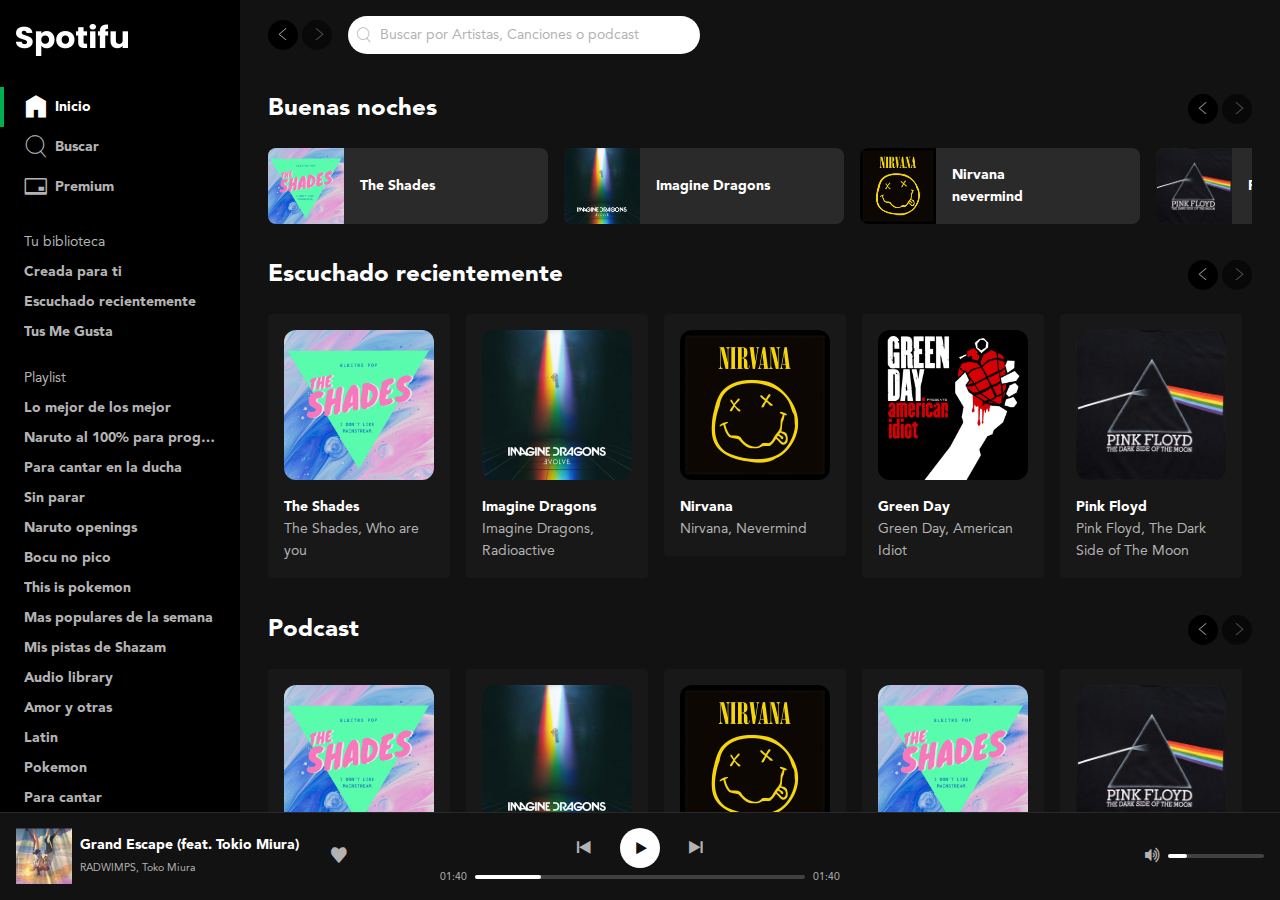
<file: index.html>
<!DOCTYPE html>
<html lang="es">
<head>
    <meta charset="UTF-8">
    <meta http-equiv="X-UA-Compatible" content="IE=edge">
    <meta name="viewport" content="width=device-width, initial-scale=1.0">
    <link rel="stylesheet" href="./css/index.css">
    <meta property="og:title" content="Mi proyecto del curso Flexbox Layout y Componentes" />
    <meta property="og:type" content="website" />
    <meta property="og:url" content="https://fernandosan97.github.io/spotifu/" />
    <meta property="og:image" content="./images/grand-scape.png`" />
    <meta property="og:description" content="Todo lo que  necesitas saber sobre Flex y lo necesario de Accesibilidad" />
    <link rel="icon" href="./images/ico.png" sizes="32x32" type="image/png">
    <title>Spotifu</title>
</head>
<body class="body">
    <div class="layout">
        <div class="layout-block">
            <div class="layout-sidebar">
                <div class="sidebar">
                    <header class="logo" role="banner">
                        <a href="/" aria-current="page">
                            <img src="./images/spotifu-logo.png" class="logo-image" width="112" height="32" alt="Logo de Spotifu">
                        </a>
                    </header>
                    <nav class="menu" aria-label="Principal">
                        <ul class="menu-list">
                            <li class="menuItem is-active">
                                <a href="/" class="link" aria-current="page">
                                    <i class="icon-home" aria-hidden="true"></i>
                                    <span>Inicio</span>
                                </a>
                            </li>
                            <li class="menuItem">
                                <a href="/" class="link">
                                    <i class="icon-search" aria-hidden="true"></i>
                                    <span>Buscar</span>
                                </a>
                            </li>
                            <li class="menuItem">
                                <a href="/" class="link">
                                    <i class="icon-creditCard" aria-hidden="true"></i>
                                    <span>Premium</span>
                                </a>
                            </li>
                        </ul>
                    </nav>
                    <nav class="list" aria-labelledby="library-navigation">
                        <h2 class="list-title" id="library-navigation">Tu biblioteca</h2>
                        <ul class="list-content">
                            <li class="list-item">
                                <span class="ellipsis">
                                    <a href="#" class="link">Creada para ti</a>
                                </span>
                            </li>
                            <li class="list-item">
                                <span class="ellipsis">
                                    <a href="#" class="link">Escuchado recientemente</a>
                                </span>
                            </li>
                            <li class="list-item">
                                <span class="ellipsis">
                                    <a href="#" class="link">Tus Me Gusta</a>
                                </span>
                            </li>
                        </ul>
                    </nav>
                    <nav class="list" aria-labelledby="playlist-navigation">
                        <h2 class="list-title" id="playlist-navigation">Playlist</h2>
                        <ul class="list-content">
                            <li class="list-item">
                                <span class="ellipsis">
                                    <a href="#" class="link">Lo mejor de los mejor</a>
                                </span>
                            </li>
                            <li class="list-item">
                                <span class="ellipsis">
                                    <a href="#" class="link">Naruto al 100% para programar</a>
                                </span>
                            </li>
                            <li class="list-item">
                                <span class="ellipsis">
                                    <a href="#" class="link">Para cantar en la ducha</a>
                                </span>
                            </li>
                            <li class="list-item">
                                <span class="ellipsis">
                                    <a href="#" class="link">Sin parar</a>
                                </span>
                            </li>
                            <li class="list-item">
                                <span class="ellipsis">
                                    <a href="#" class="link">Naruto openings</a>
                                </span>
                            </li>
                            <li class="list-item">
                                <span class="ellipsis">
                                    <a href="#" class="link">Bocu no pico</a>
                                </span>
                            </li>
                            <li class="list-item">
                                <span class="ellipsis">
                                    <a href="#" class="link">This is pokemon</a>
                                </span>
                            </li>
                            <li class="list-item">
                                <span class="ellipsis">
                                    <a href="#" class="link">Mas populares de la semana</a>
                                </span>
                            </li>
                            <li class="list-item">
                                <span class="ellipsis">
                                    <a href="#" class="link">Mis pistas de Shazam</a>
                                </span>
                            </li>
                            <li class="list-item">
                                <span class="ellipsis">
                                    <a href="#" class="link">Audio library</a>
                                </span>
                            </li>
                            <li class="list-item">
                                <span class="ellipsis">
                                    <a href="#" class="link">Amor y otras</a>
                                </span>
                            </li>
                            <li class="list-item">
                                <span class="ellipsis">
                                    <a href="#" class="link">Latin</a>
                                </span>
                            </li>
                            <li class="list-item">
                                <span class="ellipsis">
                                    <a href="#" class="link">Pokemon</a>
                                </span>
                            </li>
                            <li class="list-item">
                                <a href="#" class="link">Para cantar</a>
                            </li>
                            <li class="list-item">
                                <span class="ellipsis">
                                    <a href="#" class="link">Yui</a>
                                </span>
                            </li>
                        </ul>
                    </nav>
                </div>
            </div>
            <div class="layout-main">
                <div class="page">
                    <div class="sticky">
                        <div class="page-block">
                            <header class="header" aria-label="Barra superior y menu del ususario">
                                <div class="navigation">
                                    <button class="navigation-prev" aria-label="Volver" title="Volver">
                                        <i class="icon-arrowLeft" aria-hidden="true"></i>
                                    </button>
                                    <button class="navigation-next" disabled aria-label="Avanzar" title="avanzar">
                                        <i class="icon-arrowRight" aria-hidden="true"></i>
                                    </button>
                                </div>
                                <form class="search" role="search" aria-label="Buscar por Artistas, Canciones o podcast">
                                    <i class="icon-search" aria-hidden="true"></i>
                                    <input type="search" placeholder="Buscar por Artistas, Canciones o podcast">
                                </form>
                            </header>
                        </div>
                    </div>
                    <main class="page-block">
                        <section class="playlistList" aria-labelledby="region1">
                            <div class="playlistList-top">
                                <h2 class="playlistList-title" id="region1">
                                    Buenas noches
                                </h2>
                                <div class="navigation">
                                    <button class="navigation-prev" aria-label="Volver" title="Volver">
                                        <i class="icon-arrowLeft" aria-hidden="true"></i>
                                    </button>
                                    <button class="navigation-next" disabled aria-label="Avanzar" title="avanzar">
                                        <i class="icon-arrowRight" aria-hidden="true"></i>
                                    </button>
                                </div>
                            </div>
                            <div class="playlistList-container">
                                <a href="./album.html">
                                    <div class="playlistB">
                                        <div class="playlistB-cover">
                                            <img src="./images/the-shades.jpg" width="76" height="76" alt="Cover de la playlist The Shades">
                                        </div>
                                        <div class="playlistB-details">
                                            <h3 class="playlistB-title">The Shades</h3>
                                            <div class="playlistB-control">
                                                <button class="buttonIcon is-primary" title="Reproducir la lista de reproduccion The Shades" aria-label="Reproducir la lista de reproduccion The Shades">
                                                    <i class="icon-play" aria-hidden="true"></i>
                                                </button>
                                            </div>
                                        </div>
                                    </div>
                                </a>
                                <a href="./album.html">
                                    <div class="playlistB">
                                        <div class="playlistB-cover">
                                            <img src="./images/imagine-dragons.jpg" width="76" height="76" alt="Cover de la playlist Imagine Dragons">
                                        </div>
                                        <div class="playlistB-details">
                                            <h3 class="playlistB-title">Imagine Dragons</h3>
                                            <div class="playlistB-control">
                                                <button class="buttonIcon is-primary" title="Reproducir la lista de reproduccion Imagine Dragons" aria-label="Reproducir la lista de reproduccion Imagine Dragons">
                                                    <i class="icon-play" aria-hidden="true"></i>
                                                </button>
                                            </div>
                                        </div>
                                    </div>
                                </a>
                                <a href="./album.html">
                                    <div class="playlistB">
                                        <div class="playlistB-cover">
                                            <img src="./images/nirvana.jpg" width="76" height="76" alt="Cover de la playlist Nirvana Nevermind">
                                        </div>
                                        <div class="playlistB-details">
                                            <h3 class="playlistB-title">Nirvana nevermind</h3>
                                            <div class="playlistB-control">
                                                <button class="buttonIcon is-primary" title="Reproducir la lista de reproduccion Nirvana nervermind" aria-label="Reproducir la lista de reproduccion Nirvana nervermind">
                                                    <i class="icon-play" aria-hidden="true"></i>
                                                </button>
                                            </div>
                                        </div>
                                    </div>
                                </a>
                                <a href="./album.html">
                                    <div class="playlistB">
                                        <div class="playlistB-cover">
                                            <img src="./images/pink-floyd.jpg" width="76" height="76" alt="Cover de la playlist Pink Floyd">
                                        </div>
                                        <div class="playlistB-details">
                                            <h3 class="playlistB-title">Pink Floyd</h3>
                                            <div class="playlistB-control">
                                                <button class="buttonIcon is-primary" title="Reproducir la lista de reproduccion Pink Floyd" aria-label="Reproducir la lista de reproduccion Pink Floyd">
                                                    <i class="icon-play" aria-hidden="true"></i>
                                                </button>
                                            </div>
                                        </div>
                                    </div>
                                </a>
                                <a href="./album.html">
                                    <div class="playlistB">
                                        <div class="playlistB-cover">
                                            <img src="./images/green-day.jpg" width="76" height="76" alt="Cover de la playlist Green Day">
                                        </div>
                                        <div class="playlistB-details">
                                            <h3 class="playlistB-title">Green Day - American Idiot</h3>
                                            <div class="playlistB-control">
                                                <button class="buttonIcon is-primary" title="Reproducir la lista de reproduccion Green Day" aria-label="Reproducir la lista de reproduccion Green Day">
                                                    <i class="icon-play" aria-hidden="true"></i>
                                                </button>
                                            </div>
                                        </div>
                                    </div>
                                </a>
                                <a href="./album.html">
                                    <div class="playlistB">
                                        <div class="playlistB-cover">
                                            <img src="./images/imagine-dragons.jpg" width="76" height="76" alt="Cover de la playlist Imagine Dragons">
                                        </div>
                                        <div class="playlistB-details">
                                            <h3 class="playlistB-title">Imagine Dragons</h3>
                                            <div class="playlistB-control">
                                                <button class="buttonIcon is-primary" title="Reproducir la lista de reproduccion Imagine Dragons" aria-label="Reproducir la lista de reproduccion Imagine Dragons">
                                                    <i class="icon-play" aria-hidden="true"></i>
                                                </button>
                                            </div>
                                        </div>
                                    </div>
                                </a>
                                <a href="./album.html">
                                    <div class="playlistB">
                                        <div class="playlistB-cover">
                                            <img src="./images/soda.jpg" width="76" height="76" alt="Cover de la playlist Soda">
                                        </div>
                                        <div class="playlistB-details">
                                            <h3 class="playlistB-title">Soda Stereo</h3>
                                            <div class="playlistB-control">
                                                <button class="buttonIcon is-primary" title="Reproducir la lista de reproduccion Soda Stereo" aria-label="Reproducir la lista de reproduccion Soda Stereo">
                                                    <i class="icon-play" aria-hidden="true"></i>
                                                </button>
                                            </div>
                                        </div>
                                    </div>
                                </a>
                                <a href="./album.html">
                                    <div class="playlistB">
                                        <div class="playlistB-cover">
                                            <img src="./images/queen.jpg" width="76" height="76" alt="Cover de la playlist Queen The Miracle">
                                        </div>
                                        <div class="playlistB-details">
                                            <h3 class="playlistB-title">Queen The Miracle</h3>
                                            <div class="playlistB-control">
                                                <button class="buttonIcon is-primary" title="Reproducir la lista de reproduccion Queen The Miracle" aria-label="Reproducir la lista de reproduccion Queen The Miracle">
                                                    <i class="icon-play" aria-hidden="true"></i>
                                                </button>
                                            </div>
                                        </div>
                                    </div>
                                </a>
                                <a href="./album.html">
                                    <div class="playlistB">
                                        <div class="playlistB-cover">
                                            <img src="./images/bestie.jpg" width="76" height="76" alt="Cover de la playlist BestieBoys">
                                        </div>
                                        <div class="playlistB-details">
                                            <h3 class="playlistB-title">BESTIEBOYS</h3>
                                            <div class="playlistB-control">
                                                <button class="buttonIcon is-primary" title="Reproducir la lista de reproduccion BESTIEBOYS" aria-label="Reproducir la lista de reproduccion BESTIEBOYS">
                                                    <i class="icon-play" aria-hidden="true"></i>
                                                </button>
                                            </div>
                                        </div>
                                    </div>
                                </a>
                                <a href="./album.html">
                                    <div class="playlistB">
                                        <div class="playlistB-cover">
                                            <img src="./images/anime-hits.png" width="76" height="76" alt="Cover de la playlist Anime Hits">
                                        </div>
                                        <div class="playlistB-details">
                                            <h3 class="playlistB-title">Naruto Openings & Endings</h3>
                                            <div class="playlistB-control">
                                                <button class="buttonIcon is-primary" title="Reproducir la lista de reproduccion Naruto Opernings & Endings" aria-label="Reproducir la lista de reproduccion Naruto Opernings & Endings">
                                                    <i class="icon-play" aria-hidden="true"></i>
                                                </button>
                                            </div>
                                        </div>
                                    </div>
                                </a>
                            </div>
                        </section>
                        <section class="playlistList" aria-labelledby="region2">
                            <div class="playlistList-top">
                                <h2 class="playlistList-title" id="region2">
                                    Escuchado recientemente
                                </h2>
                                <div class="navigation">
                                    <button class="navigation-prev" aria-label="Volver" title="Volver">
                                        <i class="icon-arrowLeft" aria-hidden="true"></i>
                                    </button>
                                    <button class="navigation-next" disabled aria-label="Avanzar" title="avanzar">
                                        <i class="icon-arrowRight" aria-hidden="true"></i>
                                    </button>
                                </div>
                            </div>
                            <div class="playlistList-container">
                                <a href="./album.html">
                                    <div class="playlistA">
                                        <div class="playlistA-cover">
                                            <img src="./images/the-shades.jpg" width="150" height="150" alt="Cover de la playlist The Shades">
                                            <button class="buttonIcon is-primary" aria-label="Reproducir" title="Reproducir">
                                                <i class="icon-play" aria-hidden="true"></i>
                                            </button>
                                        </div>
                                        <h3 class="playlistA-title">The Shades</h3>
                                        <h4 class="playlistA-description">The Shades, Who are you</h4>
                                    </div>
                                </a>
                                <a href="./album.html">
                                    <div class="playlistA">
                                        <div class="playlistA-cover">
                                            <img src="./images/imagine-dragons.jpg" width="150" height="150" alt="Cover de la playlist Imagine Dragons">
                                            <button class="buttonIcon is-primary" aria-label="Reproducir" title="Reproducir">
                                                <i class="icon-play" aria-hidden="true"></i>
                                            </button>
                                        </div>
                                        <h3 class="playlistA-title">Imagine Dragons</h3>
                                        <h4 class="playlistA-description">Imagine Dragons, Radioactive</h4>
                                    </div>
                                </a>
                                <a href="./album.html">
                                    <div class="playlistA">
                                        <div class="playlistA-cover">
                                            <img src="./images/nirvana.jpg" width="150" height="150" alt="Cover de la playlist Nirvana">
                                            <button class="buttonIcon is-primary" aria-label="Reproducir" title="Reproducir">
                                                <i class="icon-play" aria-hidden="true"></i>
                                            </button>
                                        </div>
                                        <h3 class="playlistA-title">Nirvana</h3>
                                        <h4 class="playlistA-description">Nirvana, Nevermind</h4>
                                    </div>
                                </a>
                                <a href="./album.html">
                                    <div class="playlistA">
                                        <div class="playlistA-cover">
                                            <img src="./images/green-day.jpg" width="150" height="150" alt="Cover de la playlist Green Day">
                                            <button class="buttonIcon is-primary" aria-label="Reproducir" title="Reproducir">
                                                <i class="icon-play" aria-hidden="true"></i>
                                            </button>
                                        </div>
                                        <h3 class="playlistA-title">Green Day</h3>
                                        <h4 class="playlistA-description">Green Day, American Idiot</h4>
                                    </div>
                                </a>
                                <a href="./album.html">
                                    <div class="playlistA">
                                        <div class="playlistA-cover">
                                            <img src="./images/pink-floyd.jpg" width="150" height="150" alt="Cover de la playlist Pink Floyd">
                                            <button class="buttonIcon is-primary" aria-label="Reproducir" title="Reproducir">
                                                <i class="icon-play" aria-hidden="true"></i>
                                            </button>
                                        </div>
                                        <h3 class="playlistA-title">Pink Floyd</h3>
                                        <h4 class="playlistA-description">Pink Floyd, The Dark Side of The Moon</h4>
                                    </div>
                                </a>
                                <a href="./album.html">
                                    <div class="playlistA">
                                        <div class="playlistA-cover">
                                            <img src="./images/green-day.jpg" width="150" height="150" alt="Cover de la playlist Green Day">
                                            <button class="buttonIcon is-primary" aria-label="Reproducir" title="Reproducir">
                                                <i class="icon-play" aria-hidden="true"></i>
                                            </button>
                                        </div>
                                        <h3 class="playlistA-title">Green Day</h3>
                                        <h4 class="playlistA-description">Green Day, American Idiot</h4>
                                    </div>
                                </a>
                                <a href="./album.html">
                                    <div class="playlistA">
                                        <div class="playlistA-cover">
                                            <img src="./images/soda.jpg" width="150" height="150" alt="Cover de la playlist Soda Stereo">
                                            <button class="buttonIcon is-primary" aria-label="Reproducir" title="Reproducir">
                                                <i class="icon-play" aria-hidden="true"></i>
                                            </button>
                                        </div>
                                        <h3 class="playlistA-title">Soda Stereo</h3>
                                        <h4 class="playlistA-description">Soda Stereo, De Musica Ligera</h4>
                                    </div>
                                </a>
                                <a href="./album.html">
                                    <div class="playlistA">
                                        <div class="playlistA-cover">
                                            <img src="./images/queen.jpg" width="150" height="150" alt="Cover de la playlist Queen">
                                            <button class="buttonIcon is-primary" aria-label="Reproducir" title="Reproducir">
                                                <i class="icon-play" aria-hidden="true"></i>
                                            </button>
                                        </div>
                                        <h3 class="playlistA-title">Queen</h3>
                                        <h4 class="playlistA-description">Queen, The Miracle</h4>
                                    </div>
                                </a>
                                <a href="./album.html">
                                    <div class="playlistA">
                                        <div class="playlistA-cover">
                                            <img src="./images/bestie.jpg" width="150" height="150" alt="Cover de la playlist BESTIEBOY">
                                            <button class="buttonIcon is-primary" aria-label="Reproducir" title="Reproducir">
                                                <i class="icon-play" aria-hidden="true"></i>
                                            </button>
                                        </div>
                                        <h3 class="playlistA-title">BESTIEBOYS</h3>
                                        <h4 class="playlistA-description">BestieBoys, Ill Communication</h4>
                                    </div>
                                </a>
                                <a href="./album.html">
                                    <div class="playlistA">
                                        <div class="playlistA-cover">
                                            <img src="./images/anime-hits.png" width="150" height="150" alt="Cover de la playlist Anime Hits">
                                            <button class="buttonIcon is-primary" aria-label="Reproducir" title="Reproducir">
                                                <i class="icon-play" aria-hidden="true"></i>
                                            </button>
                                        </div>
                                        <h3 class="playlistA-title">Anime Hits</h3>
                                        <h4 class="playlistA-description">Naruto, Your Name, Weathering With You</h4>
                                    </div>
                                </a>
                            </div>
                        </section>
                        <section class="playlistList" aria-labelledby="region3">
                            <div class="playlistList-top">
                                <h2 class="playlistList-title" id="region3">
                                    Podcast
                                </h2>
                                <div class="navigation">
                                    <button class="navigation-prev" aria-label="Volver" title="Volver">
                                        <i class="icon-arrowLeft" aria-hidden="true"></i>
                                    </button>
                                    <button class="navigation-next" disabled aria-label="Avanzar" title="avanzar">
                                        <i class="icon-arrowRight" aria-hidden="true"></i>
                                    </button>
                                </div>
                            </div>
                            <div class="playlistList-container">
                                <a href="./album.html">
                                    <div class="playlistA">
                                        <div class="playlistA-cover">
                                            <img src="./images/the-shades.jpg" width="150" height="150" alt="Cover de la playlist The Shades">
                                            <button class="buttonIcon is-primary" aria-label="Reproducir" title="Reproducir">
                                                <i class="icon-play" aria-hidden="true"></i>
                                            </button>
                                        </div>
                                        <h3 class="playlistA-title">The Shades</h3>
                                        <h4 class="playlistA-description">The Shades, Who are you</h4>
                                    </div>
                                </a>
                                <a href="./album.html">
                                    <div class="playlistA">
                                        <div class="playlistA-cover">
                                            <img src="./images/imagine-dragons.jpg" width="150" height="150" alt="Cover de la playlist Imagine Dragons">
                                            <button class="buttonIcon is-primary" aria-label="Reproducir" title="Reproducir">
                                                <i class="icon-play" aria-hidden="true"></i>
                                            </button>
                                        </div>
                                        <h3 class="playlistA-title">Imagine Dragons</h3>
                                        <h4 class="playlistA-description">Imagine Dragons, Radioactive</h4>
                                    </div>
                                </a>
                                <a href="./album.html">
                                    <div class="playlistA">
                                        <div class="playlistA-cover">
                                            <img src="./images/nirvana.jpg" width="150" height="150" alt="Cover de la playlist Nirvana">
                                            <button class="buttonIcon is-primary" aria-label="Reproducir" title="Reproducir">
                                                <i class="icon-play" aria-hidden="true"></i>
                                            </button>
                                        </div>
                                        <h3 class="playlistA-title">Nirvana</h3>
                                        <h4 class="playlistA-description">Nirvana, Nevermind</h4>
                                    </div>
                                </a>
                                <a href="./album.html">
                                    <div class="playlistA">
                                        <div class="playlistA-cover">
                                            <img src="./images/the-shades.jpg" width="150" height="150" alt="Cover de la playlist The Shades">
                                            <button class="buttonIcon is-primary" aria-label="Reproducir" title="Reproducir">
                                                <i class="icon-play" aria-hidden="true"></i>
                                            </button>
                                        </div>
                                        <h3 class="playlistA-title">The Shades</h3>
                                        <h4 class="playlistA-description">The Shades, Who are you</h4>
                                    </div>
                                </a>
                                <a href="./album.html">
                                    <div class="playlistA">
                                        <div class="playlistA-cover">
                                            <img src="./images/pink-floyd.jpg" width="150" height="150" alt="Cover de la playlist Pink Floyd">
                                            <button class="buttonIcon is-primary" aria-label="Reproducir" title="Reproducir">
                                                <i class="icon-play" aria-hidden="true"></i>
                                            </button>
                                        </div>
                                        <h3 class="playlistA-title">Pink Floyd</h3>
                                        <h4 class="playlistA-description">Pink Floyd, The Dark Side of The Moon</h4>
                                    </div>
                                </a>
                                <a href="./album.html">
                                    <div class="playlistA">
                                        <div class="playlistA-cover">
                                            <img src="./images/green-day.jpg" width="150" height="150" alt="Cover de la playlist Green Day">
                                            <button class="buttonIcon is-primary" aria-label="Reproducir" title="Reproducir">
                                                <i class="icon-play" aria-hidden="true"></i>
                                            </button>
                                        </div>
                                        <h3 class="playlistA-title">Green Day</h3>
                                        <h4 class="playlistA-description">Green Day, American Idiot</h4>
                                    </div>
                                </a>
                                <a href="./album.html">
                                    <div class="playlistA">
                                        <div class="playlistA-cover">
                                            <img src="./images/soda.jpg" width="150" height="150" alt="Cover de la playlist Soda Stereo">
                                            <button class="buttonIcon is-primary" aria-label="Reproducir" title="Reproducir">
                                                <i class="icon-play" aria-hidden="true"></i>
                                            </button>
                                        </div>
                                        <h3 class="playlistA-title">Soda Stereo</h3>
                                        <h4 class="playlistA-description">Soda Stereo, De Musica Ligera</h4>
                                    </div>
                                </a>
                                <a href="./album.html">
                                    <div class="playlistA">
                                        <div class="playlistA-cover">
                                            <img src="./images/queen.jpg" width="150" height="150" alt="Cover de la playlist Queen">
                                            <button class="buttonIcon is-primary" aria-label="Reproducir" title="Reproducir">
                                                <i class="icon-play" aria-hidden="true"></i>
                                            </button>
                                        </div>
                                        <h3 class="playlistA-title">Queen</h3>
                                        <h4 class="playlistA-description">Queen, The Miracle</h4>
                                    </div>
                                </a>
                                <a href="./album.html">
                                    <div class="playlistA">
                                        <div class="playlistA-cover">
                                            <img src="./images/bestie.jpg" width="150" height="150" alt="Cover de la playlist BESTIEBOY">
                                            <button class="buttonIcon is-primary" aria-label="Reproducir" title="Reproducir">
                                                <i class="icon-play" aria-hidden="true"></i>
                                            </button>
                                        </div>
                                        <h3 class="playlistA-title">BESTIEBOYS</h3>
                                        <h4 class="playlistA-description">BestieBoys, Ill Communication</h4>
                                    </div>
                                </a>
                                <a href="./album.html">
                                    <div class="playlistA">
                                        <div class="playlistA-cover">
                                            <img src="./images/anime-hits.png" width="150" height="150" alt="Cover de la playlist Anime Hits">
                                            <button class="buttonIcon is-primary" aria-label="Reproducir" title="Reproducir">
                                                <i class="icon-play" aria-hidden="true"></i>
                                            </button>
                                        </div>
                                        <h3 class="playlistA-title">Anime Hits</h3>
                                        <h4 class="playlistA-description">Naruto, Your Name, Weathering With You</h4>
                                    </div>
                                </a>
                            </div>
                        </section>
                        <section class="playlistList" aria-labelledby="region4">
                            <div class="playlistList-top">
                                <h2 class="playlistList-title" id="region4">
                                    Lo mejor de lo mejor
                                </h2>
                                <div class="navigation">
                                    <button class="navigation-prev" aria-label="Volver" title="Volver">
                                        <i class="icon-arrowLeft" aria-hidden="true"></i>
                                    </button>
                                    <button class="navigation-next" disabled aria-label="Avanzar" title="avanzar">
                                        <i class="icon-arrowRight" aria-hidden="true"></i>
                                    </button>
                                </div>
                            </div>
                            <div class="playlistList-container">
                                <a href="./album.html">
                                    <div class="playlistA">
                                        <div class="playlistA-cover">
                                            <img src="./images/imagine-dragons.jpg" width="150" height="150" alt="Cover de la playlist Imagine Dragons">
                                            <button class="buttonIcon is-primary" aria-label="Reproducir" title="Reproducir">
                                                <i class="icon-play" aria-hidden="true"></i>
                                            </button>
                                        </div>
                                        <h3 class="playlistA-title">Imagine Dragons</h3>
                                        <h4 class="playlistA-description">Imagine Dragons, Radioactive</h4>
                                    </div>
                                </a>
                                <a href="./album.html">
                                    <div class="playlistA">
                                        <div class="playlistA-cover">
                                            <img src="./images/the-shades.jpg" width="150" height="150" alt="Cover de la playlist The Shades">
                                            <button class="buttonIcon is-primary" aria-label="Reproducir" title="Reproducir">
                                                <i class="icon-play" aria-hidden="true"></i>
                                            </button>
                                        </div>
                                        <h3 class="playlistA-title">The Shades</h3>
                                        <h4 class="playlistA-description">The Shades, Who are you</h4>
                                    </div>
                                </a>
                                <a href="./album.html">
                                    <div class="playlistA">
                                        <div class="playlistA-cover">
                                            <img src="./images/imagine-dragons.jpg" width="150" height="150" alt="Cover de la playlist Imagine Dragons">
                                            <button class="buttonIcon is-primary" aria-label="Reproducir" title="Reproducir">
                                                <i class="icon-play" aria-hidden="true"></i>
                                            </button>
                                        </div>
                                        <h3 class="playlistA-title">Imagine Dragons</h3>
                                        <h4 class="playlistA-description">Imagine Dragons, Radioactive</h4>
                                    </div>
                                </a>
                                <a href="./album.html">
                                    <div class="playlistA">
                                        <div class="playlistA-cover">
                                            <img src="./images/nirvana.jpg" width="150" height="150" alt="Cover de la playlist Nirvana">
                                            <button class="buttonIcon is-primary" aria-label="Reproducir" title="Reproducir">
                                                <i class="icon-play" aria-hidden="true"></i>
                                            </button>
                                        </div>
                                        <h3 class="playlistA-title">Nirvana</h3>
                                        <h4 class="playlistA-description">Nirvana, Nevermind</h4>
                                    </div>
                                </a>
                                <a href="./album.html">
                                    <div class="playlistA">
                                        <div class="playlistA-cover">
                                            <img src="./images/pink-floyd.jpg" width="150" height="150" alt="Cover de la playlist Pink Floyd">
                                            <button class="buttonIcon is-primary" aria-label="Reproducir" title="Reproducir">
                                                <i class="icon-play" aria-hidden="true"></i>
                                            </button>
                                        </div>
                                        <h3 class="playlistA-title">Pink Floyd</h3>
                                        <h4 class="playlistA-description">Pink Floyd, The Dark Side of The Moon</h4>
                                    </div>
                                </a>
                                <a href="./album.html">
                                    <div class="playlistA">
                                        <div class="playlistA-cover">
                                            <img src="./images/green-day.jpg" width="150" height="150" alt="Cover de la playlist Green Day">
                                            <button class="buttonIcon is-primary" aria-label="Reproducir" title="Reproducir">
                                                <i class="icon-play" aria-hidden="true"></i>
                                            </button>
                                        </div>
                                        <h3 class="playlistA-title">Green Day</h3>
                                        <h4 class="playlistA-description">Green Day, American Idiot</h4>
                                    </div>
                                </a>
                                <a href="./album.html">
                                    <div class="playlistA">
                                        <div class="playlistA-cover">
                                            <img src="./images/soda.jpg" width="150" height="150" alt="Cover de la playlist Soda Stereo">
                                            <button class="buttonIcon is-primary" aria-label="Reproducir" title="Reproducir">
                                                <i class="icon-play" aria-hidden="true"></i>
                                            </button>
                                        </div>
                                        <h3 class="playlistA-title">Soda Stereo</h3>
                                        <h4 class="playlistA-description">Soda Stereo, De Musica Ligera</h4>
                                    </div>
                                </a>
                                <a href="./album.html">
                                    <div class="playlistA">
                                        <div class="playlistA-cover">
                                            <img src="./images/queen.jpg" width="150" height="150" alt="Cover de la playlist Queen">
                                            <button class="buttonIcon is-primary" aria-label="Reproducir" title="Reproducir">
                                                <i class="icon-play" aria-hidden="true"></i>
                                            </button>
                                        </div>
                                        <h3 class="playlistA-title">Queen</h3>
                                        <h4 class="playlistA-description">Queen, The Miracle</h4>
                                    </div>
                                </a>
                                <a href="./album.html">
                                    <div class="playlistA">
                                        <div class="playlistA-cover">
                                            <img src="./images/bestie.jpg" width="150" height="150" alt="Cover de la playlist BESTIEBOY">
                                            <button class="buttonIcon is-primary" aria-label="Reproducir" title="Reproducir">
                                                <i class="icon-play" aria-hidden="true"></i>
                                            </button>
                                        </div>
                                        <h3 class="playlistA-title">BESTIEBOYS</h3>
                                        <h4 class="playlistA-description">BestieBoys, Ill Communication</h4>
                                    </div>
                                </a>
                                <a href="./album.html">
                                    <div class="playlistA">
                                        <div class="playlistA-cover">
                                            <img src="./images/anime-hits.png" width="150" height="150" alt="Cover de la playlist Anime Hits">
                                            <button class="buttonIcon is-primary" aria-label="Reproducir" title="Reproducir">
                                                <i class="icon-play" aria-hidden="true"></i>
                                            </button>
                                        </div>
                                        <h3 class="playlistA-title">Anime Hits</h3>
                                        <h4 class="playlistA-description">Naruto, Your Name, Weathering With You</h4>
                                    </div>
                                </a>
                            </div>
                        </section>
                    </main>
                </div>  
            </div>
        </div>
        <div class="layout-block">
            <div class="layout-bottom">
                <div class="player">
                    <div class="player-nowPlaying">
                        <div class="nowPlaying">
                            <div class="nowPlaying-cover">
                                <img src="./images/grand-scape.png" width="56" height="56" alt="Portada de Grand Escape (feat. Tokio Miura) de RADWIMPS, Toko Miura" title="Portada de Grand Escape (feat. Tokio Miura) de RADWIMPS, Toko Miura">
                            </div>
                            <div class="nowPlaying-details">
                                <div class="nowPlaying-description">
                                    <a href="#song" class="nowPlaying-title">
                                        Grand Escape (feat. Tokio Miura)
                                    </a>
                                    <a href="#RADWIMPS" class="nowPlaying-artist">
                                        RADWIMPS, Toko Miura
                                    </a>
                                </div>
                                <div class="nowPlaying-actions">
                                    <button class="player-control" role="switch" aria-checked="false" aria-label="Guardar en tu biblioteca" title="Guardar en tu biblioteca">
                                        <i class="icon-heart" aria-hidden="true"></i>
                                    </button>
                                </div>
                            </div>
                        </div>
                    </div>
                    <div class="player-playerControls">
                        <div class="playerControls">
                            <div class="playerControls-buttons"  aria-label="Controles de reproduccion">
                                <button class="buttonIcon" aria-label="Anterior" title="Anterior">
                                <i class="icon-prev" aria-hidden="true"></i>
                                </button>
                                <button class="buttonIcon is-white" aria-label="Reproducir" title="Reproducir">
                                <i class="icon-play" aria-hidden="true"></i>
                                </button>
                                <button class="buttonIcon" aria-label="Siguiente" title="Siguiente">
                                <i class="icon-next" aria-hidden="true"></i>
                                </button>
                            </div>
                            <div class="playerPlayback">
                                <span class="playerPlayback-progressTime">01:40</span>
                                <div class="playerPlayback-slider">
                                    <div class="slider">
                                        <div class="slider-progress">
                                            <button class="slider-button" aria-label="Controlar el progreso de la reproduccion"></button>
                                        </div>
                                    </div>
                                </div>
                                <span class="playerPlayback-progressTime">01:40</span>
                            </div>
                        </div>
                    </div>
                    <div class="player-playerVolume">
                        <div class="playerVolume">
                            <button class="player-control" aria-label="Silenciar" aria-describedby="volumen-icon">
                                <i class="icon-volumeUp"  id="volumen-icon" role="presentation" aria-label="Volumen alto"></i>
                            </button>
                            <div class="playerVolume-slider">
                                <div class="slider">
                                    <div class="slider-progress">
                                        <button class="slider-button" aria-label="Controlar el progreso de la reproduccion"></button>
                                    </div>
                                </div>
                            </div>
                        </div>
                    </div>
                </div>
            </div>

        </div>
    </div>
</body>
</html>
</file>
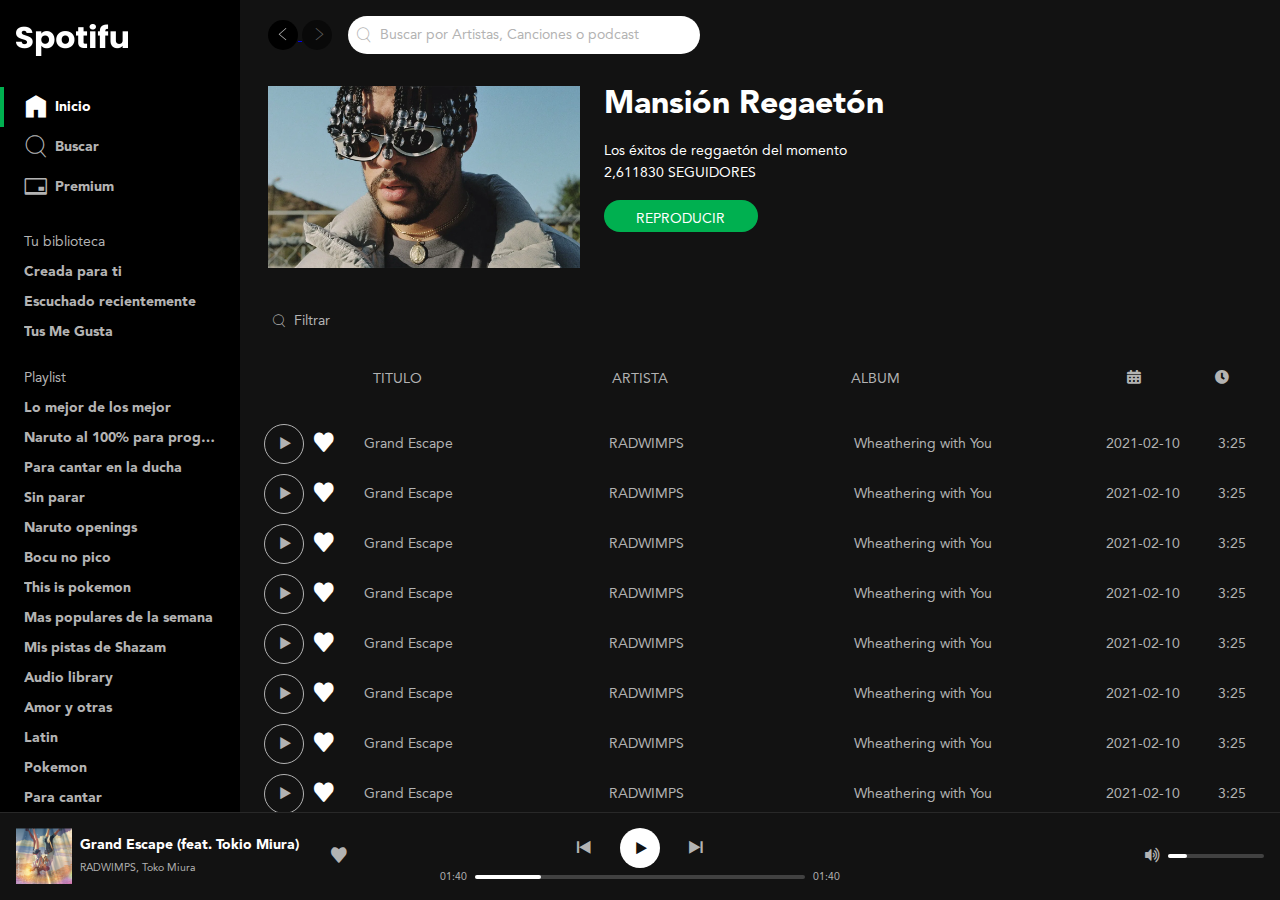
<file: album-detail.html>
<!DOCTYPE html>
<html lang="es">
<head>
    <meta charset="UTF-8">
    <meta http-equiv="X-UA-Compatible" content="IE=edge">
    <meta name="viewport" content="width=device-width, initial-scale=1.0">
    <link rel="stylesheet" href="./css/index.css">
    <meta property="og:title" content="Mi proyecto del curso Flexbox Layout y Componentes" />
    <meta property="og:type" content="website" />
    <meta property="og:url" content="https://fernandosan97.github.io/spotifu/" />
    <meta property="og:image" content="./images/grand-scape.png`" />
    <meta property="og:description" content="Todo lo que  necesitas saber sobre Flex y lo necesario de Accesibilidad" />
    <link rel="icon" href="./images/ico.png" sizes="32x32" type="image/png">
    <title>Spotifu</title>
</head>
<body class="body">
    <div class="layout">
        <div class="layout-block">
            <div class="layout-sidebar">
                <div class="sidebar">
                    <header class="logo" role="banner">
                        <a href="/" aria-current="page">
                            <img src="./images/spotifu-logo.png" class="logo-image" width="112" height="32" alt="Logo de Spotifu">
                        </a>
                    </header>
                    <nav class="menu" aria-label="Principal">
                        <ul class="menu-list">
                            <li class="menuItem is-active">
                                <a href="/" class="link" aria-current="page">
                                    <i class="icon-home" aria-hidden="true"></i>
                                    <span>Inicio</span>
                                </a>
                            </li>
                            <li class="menuItem">
                                <a href="/" class="link">
                                    <i class="icon-search" aria-hidden="true"></i>
                                    <span>Buscar</span>
                                </a>
                            </li>
                            <li class="menuItem">
                                <a href="/" class="link">
                                    <i class="icon-creditCard" aria-hidden="true"></i>
                                    <span>Premium</span>
                                </a>
                            </li>
                        </ul>
                    </nav>
                    <nav class="list" aria-labelledby="library-navigation">
                        <h2 class="list-title" id="library-navigation">Tu biblioteca</h2>
                        <ul class="list-content">
                            <li class="list-item">
                                <span class="ellipsis">
                                    <a href="#" class="link">Creada para ti</a>
                                </span>
                            </li>
                            <li class="list-item">
                                <span class="ellipsis">
                                    <a href="#" class="link">Escuchado recientemente</a>
                                </span>
                            </li>
                            <li class="list-item">
                                <span class="ellipsis">
                                    <a href="#" class="link">Tus Me Gusta</a>
                                </span>
                            </li>
                        </ul>
                    </nav>
                    <nav class="list" aria-labelledby="playlist-navigation">
                        <h2 class="list-title" id="playlist-navigation">Playlist</h2>
                        <ul class="list-content">
                            <li class="list-item">
                                <span class="ellipsis">
                                    <a href="#" class="link">Lo mejor de los mejor</a>
                                </span>
                            </li>
                            <li class="list-item">
                                <span class="ellipsis">
                                    <a href="#" class="link">Naruto al 100% para programar</a>
                                </span>
                            </li>
                            <li class="list-item">
                                <span class="ellipsis">
                                    <a href="#" class="link">Para cantar en la ducha</a>
                                </span>
                            </li>
                            <li class="list-item">
                                <span class="ellipsis">
                                    <a href="#" class="link">Sin parar</a>
                                </span>
                            </li>
                            <li class="list-item">
                                <span class="ellipsis">
                                    <a href="#" class="link">Naruto openings</a>
                                </span>
                            </li>
                            <li class="list-item">
                                <span class="ellipsis">
                                    <a href="#" class="link">Bocu no pico</a>
                                </span>
                            </li>
                            <li class="list-item">
                                <span class="ellipsis">
                                    <a href="#" class="link">This is pokemon</a>
                                </span>
                            </li>
                            <li class="list-item">
                                <span class="ellipsis">
                                    <a href="#" class="link">Mas populares de la semana</a>
                                </span>
                            </li>
                            <li class="list-item">
                                <span class="ellipsis">
                                    <a href="#" class="link">Mis pistas de Shazam</a>
                                </span>
                            </li>
                            <li class="list-item">
                                <span class="ellipsis">
                                    <a href="#" class="link">Audio library</a>
                                </span>
                            </li>
                            <li class="list-item">
                                <span class="ellipsis">
                                    <a href="#" class="link">Amor y otras</a>
                                </span>
                            </li>
                            <li class="list-item">
                                <span class="ellipsis">
                                    <a href="#" class="link">Latin</a>
                                </span>
                            </li>
                            <li class="list-item">
                                <span class="ellipsis">
                                    <a href="#" class="link">Pokemon</a>
                                </span>
                            </li>
                            <li class="list-item">
                                <a href="#" class="link">Para cantar</a>
                            </li>
                            <li class="list-item">
                                <span class="ellipsis">
                                    <a href="#" class="link">Yui</a>
                                </span>
                            </li>
                        </ul>
                    </nav>
                </div>
            </div>
            <div class="layout-main cover">
                <div class="page">
                    <div class="sticky">
                        <div class="page-block">
                            <header class="header" aria-label="Barra superior y menu del ususario">
                                <div class="navigation">
                                    <a href="./album.html">
                                        <button class="navigation-prev" aria-label="Volver" title="Volver">
                                            <i class="icon-arrowLeft" aria-hidden="true"></i>
                                        </button>
                                    </a>
                                    <button class="navigation-next" disabled aria-label="Avanzar" title="avanzar">
                                        <i class="icon-arrowRight" aria-hidden="true"></i>
                                    </button>
                                </div>
                                <form class="search" role="search" aria-label="Buscar por Artistas, Canciones o podcast">
                                    <i class="icon-search" aria-hidden="true"></i>
                                    <input type="search" placeholder="Buscar por Artistas, Canciones o podcast">
                                </form>
                            </header>
                        </div>
                    </div>
                    <main class="albumDetail">
                        <div class="albumDetail-cover">
                            <img src="./images/cover-bad-bunny.png" width="312" height="183" alt="Cover del album de Bad Bunny">
                        </div>
                        <div class="albumDetail-description">
                            <h1 class="detail-description-title">Mansión Regaetón</h1>
                            <div class="detail-description">
                                <p class="detail-description-about">Los éxitos de reggaetón del momento</p>
                                <p class="detail-description-followers">2,611830 SEGUIDORES</p>
                            </div>
                            <button class="heroAlbum-cta button-cta-modify">
                                Reproducir
                            </button>
                        </div>
                    </main>
                </div>  
                <div class="albumContainer">
                    <div class="playlistSongs">
                        <div class="searchBox">
                            <i class="icon-search"></i>
                            <p class="label-search">Filtrar</p>
                        </div>
                        <div class="playlist-head">
                            <p class="playlist-head-space"></p>
                            <p class="playlist-head-title">Titulo</p>
                            <p class="playlist-head-artist">Artista</p>
                            <p class="playlist-head-album">Album</p>
                            <p class="playlist-head-date">
                                <i class="icon-calendar"></i>
                            </p>
                            <p class="playlist-head-time">
                                <i class="icon-clock"></i>
                            </p>
                        </div>
                        <div class="playlist-songs">
                            <div class="playlist-song">
                                <div class="playlist-song-buttons">
                                    <button class="buttonIcon playButton" role="switch" aria-checked="false" aria-label="Reproducir la cancion">
                                        <i class="icon-play" role="switch" aria-hidden="true"></i>
                                    </button>
                                    <button class="buttonIcon heartButton" role="switch" aria-checked="false" aria-label="Guardar cancion en biblioteca">
                                        <i class="icon-heart" role="switch" aria-hidden="true"></i>
                                    </button>
                                </div>
                                <p class="playlist-song-title">Grand Escape</p>
                                <p class="playlist-song-artist">RADWIMPS</p>
                                <p class="playlist-song-album">Wheathering with You</p>
                                <p class="playlist-song-date">2021-02-10</p>
                                <p class="playlist-song-time">3:25</p>
                            </div>
                            <div class="playlist-song">
                                <div class="playlist-song-buttons">
                                    <button class="buttonIcon playButton" role="switch" aria-checked="false" aria-label="Reproducir la cancion">
                                        <i class="icon-play" role="switch" aria-hidden="true"></i>
                                    </button>
                                    <button class="buttonIcon heartButton" role="switch" aria-checked="false" aria-label="Guardar cancion en biblioteca">
                                        <i class="icon-heart" role="switch" aria-hidden="true"></i>
                                    </button>
                                </div>
                                <p class="playlist-song-title">Grand Escape</p>
                                <p class="playlist-song-artist">RADWIMPS</p>
                                <p class="playlist-song-album">Wheathering with You</p>
                                <p class="playlist-song-date">2021-02-10</p>
                                <p class="playlist-song-time">3:25</p>
                            </div>
                            <div class="playlist-song">
                                <div class="playlist-song-buttons">
                                    <button class="buttonIcon playButton" role="switch" aria-checked="false" aria-label="Reproducir la cancion">
                                        <i class="icon-play" role="switch" aria-hidden="true"></i>
                                    </button>
                                    <button class="buttonIcon heartButton" role="switch" aria-checked="false" aria-label="Guardar cancion en biblioteca">
                                        <i class="icon-heart" role="switch" aria-hidden="true"></i>
                                    </button>
                                </div>
                                <p class="playlist-song-title">Grand Escape</p>
                                <p class="playlist-song-artist">RADWIMPS</p>
                                <p class="playlist-song-album">Wheathering with You</p>
                                <p class="playlist-song-date">2021-02-10</p>
                                <p class="playlist-song-time">3:25</p>
                            </div>
                            <div class="playlist-song">
                                <div class="playlist-song-buttons">
                                    <button class="buttonIcon playButton" role="switch" aria-checked="false" aria-label="Reproducir la cancion">
                                        <i class="icon-play" role="switch" aria-hidden="true"></i>
                                    </button>
                                    <button class="buttonIcon heartButton" role="switch" aria-checked="false" aria-label="Guardar cancion en biblioteca">
                                        <i class="icon-heart" role="switch" aria-hidden="true"></i>
                                    </button>
                                </div>
                                <p class="playlist-song-title">Grand Escape</p>
                                <p class="playlist-song-artist">RADWIMPS</p>
                                <p class="playlist-song-album">Wheathering with You</p>
                                <p class="playlist-song-date">2021-02-10</p>
                                <p class="playlist-song-time">3:25</p>
                            </div>
                            <div class="playlist-song">
                                <div class="playlist-song-buttons">
                                    <button class="buttonIcon playButton" role="switch" aria-checked="false" aria-label="Reproducir la cancion">
                                        <i class="icon-play" role="switch" aria-hidden="true"></i>
                                    </button>
                                    <button class="buttonIcon heartButton" role="switch" aria-checked="false" aria-label="Guardar cancion en biblioteca">
                                        <i class="icon-heart" role="switch" aria-hidden="true"></i>
                                    </button>
                                </div>
                                <p class="playlist-song-title">Grand Escape</p>
                                <p class="playlist-song-artist">RADWIMPS</p>
                                <p class="playlist-song-album">Wheathering with You</p>
                                <p class="playlist-song-date">2021-02-10</p>
                                <p class="playlist-song-time">3:25</p>
                            </div>
                            <div class="playlist-song">
                                <div class="playlist-song-buttons">
                                    <button class="buttonIcon playButton" role="switch" aria-checked="false" aria-label="Reproducir la cancion">
                                        <i class="icon-play" role="switch" aria-hidden="true"></i>
                                    </button>
                                    <button class="buttonIcon heartButton" role="switch" aria-checked="false" aria-label="Guardar cancion en biblioteca">
                                        <i class="icon-heart" role="switch" aria-hidden="true"></i>
                                    </button>
                                </div>
                                <p class="playlist-song-title">Grand Escape</p>
                                <p class="playlist-song-artist">RADWIMPS</p>
                                <p class="playlist-song-album">Wheathering with You</p>
                                <p class="playlist-song-date">2021-02-10</p>
                                <p class="playlist-song-time">3:25</p>
                            </div>
                            <div class="playlist-song">
                                <div class="playlist-song-buttons">
                                    <button class="buttonIcon playButton" role="switch" aria-checked="false" aria-label="Reproducir la cancion">
                                        <i class="icon-play" role="switch" aria-hidden="true"></i>
                                    </button>
                                    <button class="buttonIcon heartButton" role="switch" aria-checked="false" aria-label="Guardar cancion en biblioteca">
                                        <i class="icon-heart" role="switch" aria-hidden="true"></i>
                                    </button>
                                </div>
                                <p class="playlist-song-title">Grand Escape</p>
                                <p class="playlist-song-artist">RADWIMPS</p>
                                <p class="playlist-song-album">Wheathering with You</p>
                                <p class="playlist-song-date">2021-02-10</p>
                                <p class="playlist-song-time">3:25</p>
                            </div>
                            <div class="playlist-song">
                                <div class="playlist-song-buttons">
                                    <button class="buttonIcon playButton" role="switch" aria-checked="false" aria-label="Reproducir la cancion">
                                        <i class="icon-play" role="switch" aria-hidden="true"></i>
                                    </button>
                                    <button class="buttonIcon heartButton" role="switch" aria-checked="false" aria-label="Guardar cancion en biblioteca">
                                        <i class="icon-heart" role="switch" aria-hidden="true"></i>
                                    </button>
                                </div>
                                <p class="playlist-song-title">Grand Escape</p>
                                <p class="playlist-song-artist">RADWIMPS</p>
                                <p class="playlist-song-album">Wheathering with You</p>
                                <p class="playlist-song-date">2021-02-10</p>
                                <p class="playlist-song-time">3:25</p>
                            </div>
                            <div class="playlist-song">
                                <div class="playlist-song-buttons">
                                    <button class="buttonIcon playButton" role="switch" aria-checked="false" aria-label="Reproducir la cancion">
                                        <i class="icon-play" role="switch" aria-hidden="true"></i>
                                    </button>
                                    <button class="buttonIcon heartButton" role="switch" aria-checked="false" aria-label="Guardar cancion en biblioteca">
                                        <i class="icon-heart" role="switch" aria-hidden="true"></i>
                                    </button>
                                </div>
                                <p class="playlist-song-title">Grand Escape</p>
                                <p class="playlist-song-artist">RADWIMPS</p>
                                <p class="playlist-song-album">Wheathering with You</p>
                                <p class="playlist-song-date">2021-02-10</p>
                                <p class="playlist-song-time">3:25</p>
                            </div>
                            <div class="playlist-song">
                                <div class="playlist-song-buttons">
                                    <button class="buttonIcon playButton" role="switch" aria-checked="false" aria-label="Reproducir la cancion">
                                        <i class="icon-play" role="switch" aria-hidden="true"></i>
                                    </button>
                                    <button class="buttonIcon heartButton" role="switch" aria-checked="false" aria-label="Guardar cancion en biblioteca">
                                        <i class="icon-heart" role="switch" aria-hidden="true"></i>
                                    </button>
                                </div>
                                <p class="playlist-song-title">Grand Escape</p>
                                <p class="playlist-song-artist">RADWIMPS</p>
                                <p class="playlist-song-album">Wheathering with You</p>
                                <p class="playlist-song-date">2021-02-10</p>
                                <p class="playlist-song-time">3:25</p>
                            </div>
                            <div class="playlist-song">
                                <div class="playlist-song-buttons">
                                    <button class="buttonIcon playButton" role="switch" aria-checked="false" aria-label="Reproducir la cancion">
                                        <i class="icon-play" role="switch" aria-hidden="true"></i>
                                    </button>
                                    <button class="buttonIcon heartButton" role="switch" aria-checked="false" aria-label="Guardar cancion en biblioteca">
                                        <i class="icon-heart" role="switch" aria-hidden="true"></i>
                                    </button>
                                </div>
                                <p class="playlist-song-title">Grand Escape</p>
                                <p class="playlist-song-artist">RADWIMPS</p>
                                <p class="playlist-song-album">Wheathering with You</p>
                                <p class="playlist-song-date">2021-02-10</p>
                                <p class="playlist-song-time">3:25</p>
                            </div>
                        </div>
                    </div>
                </div>
            </div>
        </div>
        <div class="layout-block">
            <div class="layout-bottom">
                <div class="player">
                    <div class="player-nowPlaying">
                        <div class="nowPlaying">
                            <div class="nowPlaying-cover">
                                <img src="./images/grand-scape.png" width="56" height="56" alt="Portada de Grand Escape (feat. Tokio Miura) de RADWIMPS, Toko Miura" title="Portada de Grand Escape (feat. Tokio Miura) de RADWIMPS, Toko Miura">
                            </div>
                            <div class="nowPlaying-details">
                                <div class="nowPlaying-description">
                                    <a href="#song" class="nowPlaying-title">
                                        Grand Escape (feat. Tokio Miura)
                                    </a>
                                    <a href="#RADWIMPS" class="nowPlaying-artist">
                                        RADWIMPS, Toko Miura
                                    </a>
                                </div>
                                <div class="nowPlaying-actions">
                                    <button class="player-control" role="switch" aria-checked="false" aria-label="Guardar en tu biblioteca" title="Guardar en tu biblioteca">
                                        <i class="icon-heart" aria-hidden="true"></i>
                                    </button>
                                </div>
                            </div>
                        </div>
                    </div>
                    <div class="player-playerControls">
                        <div class="playerControls">
                            <div class="playerControls-buttons"  aria-label="Controles de reproduccion">
                                <button class="buttonIcon" aria-label="Anterior" title="Anterior">
                                <i class="icon-prev" aria-hidden="true"></i>
                                </button>
                                <button class="buttonIcon is-white" aria-label="Reproducir" title="Reproducir">
                                <i class="icon-play" aria-hidden="true"></i>
                                </button>
                                <button class="buttonIcon" aria-label="Siguiente" title="Siguiente">
                                <i class="icon-next" aria-hidden="true"></i>
                                </button>
                            </div>
                            <div class="playerPlayback">
                                <span class="playerPlayback-progressTime">01:40</span>
                                <div class="playerPlayback-slider">
                                    <div class="slider">
                                        <div class="slider-progress">
                                            <button class="slider-button" aria-label="Controlar el progreso de la reproduccion"></button>
                                        </div>
                                    </div>
                                </div>
                                <span class="playerPlayback-progressTime">01:40</span>
                            </div>
                        </div>
                    </div>
                    <div class="player-playerVolume">
                        <div class="playerVolume">
                            <button class="player-control" aria-label="Silenciar" aria-describedby="volumen-icon">
                                <i class="icon-volumeUp"  id="volumen-icon" role="presentation" aria-label="Volumen alto"></i>
                            </button>
                            <div class="playerVolume-slider">
                                <div class="slider">
                                    <div class="slider-progress">
                                        <button class="slider-button" aria-label="Controlar el progreso de la reproduccion"></button>
                                    </div>
                                </div>
                            </div>
                        </div>
                    </div>
                </div>
            </div>

        </div>
    </div>
</body>
</html>
</file>
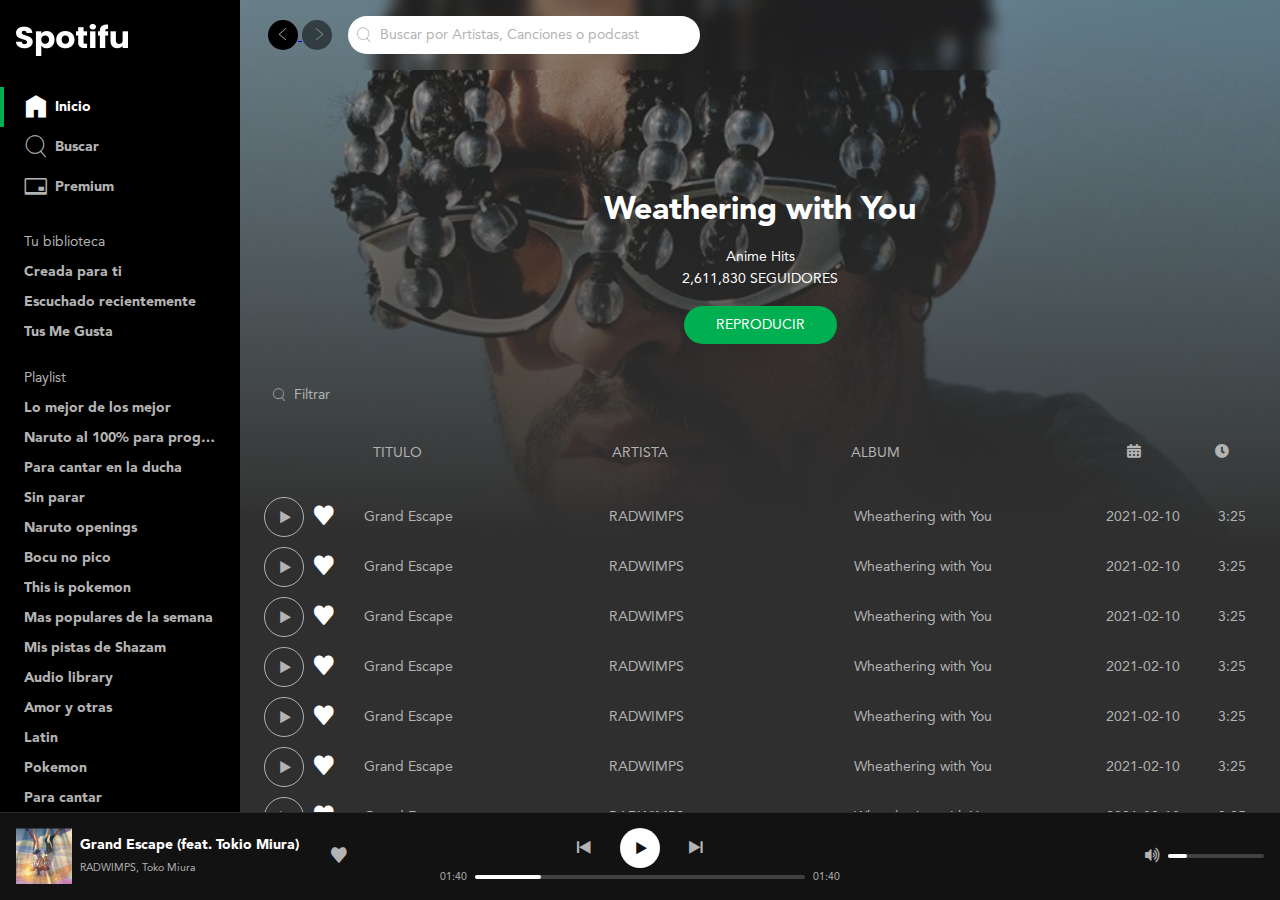
<file: album.html>
<!DOCTYPE html>
<html lang="es">
<head>
    <meta charset="UTF-8">
    <meta http-equiv="X-UA-Compatible" content="IE=edge">
    <meta name="viewport" content="width=device-width, initial-scale=1.0">
    <link rel="stylesheet" href="./css/index.css">
    <meta property="og:title" content="Mi proyecto del curso Flexbox Layout y Componentes" />
    <meta property="og:type" content="website" />
    <meta property="og:url" content="https://fernandosan97.github.io/spotifu/" />
    <meta property="og:image" content="./images/grand-scape.png`" />
    <meta property="og:description" content="Todo lo que  necesitas saber sobre Flex y lo necesario de Accesibilidad" />
    <link rel="icon" href="./images/ico.png" sizes="32x32" type="image/png">
    <title>Spotifu</title>
</head>
<body class="body">
    <div class="layout">
        <div class="layout-block">
            <div class="layout-sidebar">
                <div class="sidebar">
                    <header class="logo" role="banner">
                        <a href="/" aria-current="page">
                            <img src="./images/spotifu-logo.png" class="logo-image" width="112" height="32" alt="Logo de Spotifu">
                        </a>
                    </header>
                    <nav class="menu" aria-label="Principal">
                        <ul class="menu-list">
                            <li class="menuItem is-active">
                                <a href="/" class="link" aria-current="page">
                                    <i class="icon-home" aria-hidden="true"></i>
                                    <span>Inicio</span>
                                </a>
                            </li>
                            <li class="menuItem">
                                <a href="/" class="link">
                                    <i class="icon-search" aria-hidden="true"></i>
                                    <span>Buscar</span>
                                </a>
                            </li>
                            <li class="menuItem">
                                <a href="/" class="link">
                                    <i class="icon-creditCard" aria-hidden="true"></i>
                                    <span>Premium</span>
                                </a>
                            </li>
                        </ul>
                    </nav>
                    <nav class="list" aria-labelledby="library-navigation">
                        <h2 class="list-title" id="library-navigation">Tu biblioteca</h2>
                        <ul class="list-content">
                            <li class="list-item">
                                <span class="ellipsis">
                                    <a href="#" class="link">Creada para ti</a>
                                </span>
                            </li>
                            <li class="list-item">
                                <span class="ellipsis">
                                    <a href="#" class="link">Escuchado recientemente</a>
                                </span>
                            </li>
                            <li class="list-item">
                                <span class="ellipsis">
                                    <a href="#" class="link">Tus Me Gusta</a>
                                </span>
                            </li>
                        </ul>
                    </nav>
                    <nav class="list" aria-labelledby="playlist-navigation">
                        <h2 class="list-title" id="playlist-navigation">Playlist</h2>
                        <ul class="list-content">
                            <li class="list-item">
                                <span class="ellipsis">
                                    <a href="#" class="link">Lo mejor de los mejor</a>
                                </span>
                            </li>
                            <li class="list-item">
                                <span class="ellipsis">
                                    <a href="#" class="link">Naruto al 100% para programar</a>
                                </span>
                            </li>
                            <li class="list-item">
                                <span class="ellipsis">
                                    <a href="#" class="link">Para cantar en la ducha</a>
                                </span>
                            </li>
                            <li class="list-item">
                                <span class="ellipsis">
                                    <a href="#" class="link">Sin parar</a>
                                </span>
                            </li>
                            <li class="list-item">
                                <span class="ellipsis">
                                    <a href="#" class="link">Naruto openings</a>
                                </span>
                            </li>
                            <li class="list-item">
                                <span class="ellipsis">
                                    <a href="#" class="link">Bocu no pico</a>
                                </span>
                            </li>
                            <li class="list-item">
                                <span class="ellipsis">
                                    <a href="#" class="link">This is pokemon</a>
                                </span>
                            </li>
                            <li class="list-item">
                                <span class="ellipsis">
                                    <a href="#" class="link">Mas populares de la semana</a>
                                </span>
                            </li>
                            <li class="list-item">
                                <span class="ellipsis">
                                    <a href="#" class="link">Mis pistas de Shazam</a>
                                </span>
                            </li>
                            <li class="list-item">
                                <span class="ellipsis">
                                    <a href="#" class="link">Audio library</a>
                                </span>
                            </li>
                            <li class="list-item">
                                <span class="ellipsis">
                                    <a href="#" class="link">Amor y otras</a>
                                </span>
                            </li>
                            <li class="list-item">
                                <span class="ellipsis">
                                    <a href="#" class="link">Latin</a>
                                </span>
                            </li>
                            <li class="list-item">
                                <span class="ellipsis">
                                    <a href="#" class="link">Pokemon</a>
                                </span>
                            </li>
                            <li class="list-item">
                                <a href="#" class="link">Para cantar</a>
                            </li>
                            <li class="list-item">
                                <span class="ellipsis">
                                    <a href="#" class="link">Yui</a>
                                </span>
                            </li>
                        </ul>
                    </nav>
                </div>
            </div>
            <main class="layout-main coverArtist">
                <div class="albumContainer">
                    <div class="page">
                        <div class="sticky">
                            <div class="page-block">
                                <header class="header" aria-label="Barra superior y menu del ususario">
                                    <div class="navigation">
                                        <a href="./index.html">
                                            <button class="navigation-prev" aria-label="Volver" title="Volver">
                                                <i class="icon-arrowLeft" aria-hidden="true"></i>
                                            </button>
                                        </a>
                                        <button class="navigation-next" disabled aria-label="Avanzar" title="avanzar">
                                            <i class="icon-arrowRight" aria-hidden="true"></i>
                                        </button>
                                    </div>
                                    <form class="search" role="search" aria-label="Buscar por Artistas, Canciones o podcast">
                                        <i class="icon-search" aria-hidden="true"></i>
                                        <input type="search" placeholder="Buscar por Artistas, Canciones o podcast">
                                    </form>
                                </header>
                            </div>
                        </div>
                    </div>  
                    <div class="heroAlbum">
                        <div class="heroAlbum-container">
                            <h1 class="heroAlbum-title">Weathering with You</h1>
                            <div class="heroAlbum-description">
                                <p class="heroAlbum-name">Anime Hits</p>
                                <p class="heroAlbum-followers">2,611,830 SEGUIDORES</p>
                            </div>
                            <a href="./album-detail.html" class="heroAlbum-cta">
                                Reproducir
                            </a>
                        </div>
                    </div>
                    <div class="playlistSongs">
                        <div class="searchBox">
                            <i class="icon-search"></i>
                            <p class="label-search">Filtrar</p>
                        </div>
                        <div class="playlist-head">
                            <p class="playlist-head-space"></p>
                            <p class="playlist-head-title">Titulo</p>
                            <p class="playlist-head-artist">Artista</p>
                            <p class="playlist-head-album">Album</p>
                            <p class="playlist-head-date">
                                <i class="icon-calendar"></i>
                            </p>
                            <p class="playlist-head-time">
                                <i class="icon-clock"></i>
                            </p>
                        </div>
                        <div class="playlist-songs">
                            <div class="playlist-song">
                                <div class="playlist-song-buttons">
                                    <button class="buttonIcon playButton" role="switch" aria-checked="false" aria-label="Reproducir la cancion">
                                        <i class="icon-play" role="switch" aria-hidden="true"></i>
                                    </button>
                                    <button class="buttonIcon heartButton" role="switch" aria-checked="false" aria-label="Guardar cancion en biblioteca">
                                        <i class="icon-heart" role="switch" aria-hidden="true"></i>
                                    </button>
                                </div>
                                <p class="playlist-song-title">Grand Escape</p>
                                <p class="playlist-song-artist">RADWIMPS</p>
                                <p class="playlist-song-album">Wheathering with You</p>
                                <p class="playlist-song-date">2021-02-10</p>
                                <p class="playlist-song-time">3:25</p>
                            </div>
                            <div class="playlist-song">
                                <div class="playlist-song-buttons">
                                    <button class="buttonIcon playButton" role="switch" aria-checked="false" aria-label="Reproducir la cancion">
                                        <i class="icon-play" role="switch" aria-hidden="true"></i>
                                    </button>
                                    <button class="buttonIcon heartButton" role="switch" aria-checked="false" aria-label="Guardar cancion en biblioteca">
                                        <i class="icon-heart" role="switch" aria-hidden="true"></i>
                                    </button>
                                </div>
                                <p class="playlist-song-title">Grand Escape</p>
                                <p class="playlist-song-artist">RADWIMPS</p>
                                <p class="playlist-song-album">Wheathering with You</p>
                                <p class="playlist-song-date">2021-02-10</p>
                                <p class="playlist-song-time">3:25</p>
                            </div>
                            <div class="playlist-song">
                                <div class="playlist-song-buttons">
                                    <button class="buttonIcon playButton" role="switch" aria-checked="false" aria-label="Reproducir la cancion">
                                        <i class="icon-play" role="switch" aria-hidden="true"></i>
                                    </button>
                                    <button class="buttonIcon heartButton" role="switch" aria-checked="false" aria-label="Guardar cancion en biblioteca">
                                        <i class="icon-heart" role="switch" aria-hidden="true"></i>
                                    </button>
                                </div>
                                <p class="playlist-song-title">Grand Escape</p>
                                <p class="playlist-song-artist">RADWIMPS</p>
                                <p class="playlist-song-album">Wheathering with You</p>
                                <p class="playlist-song-date">2021-02-10</p>
                                <p class="playlist-song-time">3:25</p>
                            </div>
                            <div class="playlist-song">
                                <div class="playlist-song-buttons">
                                    <button class="buttonIcon playButton" role="switch" aria-checked="false" aria-label="Reproducir la cancion">
                                        <i class="icon-play" role="switch" aria-hidden="true"></i>
                                    </button>
                                    <button class="buttonIcon heartButton" role="switch" aria-checked="false" aria-label="Guardar cancion en biblioteca">
                                        <i class="icon-heart" role="switch" aria-hidden="true"></i>
                                    </button>
                                </div>
                                <p class="playlist-song-title">Grand Escape</p>
                                <p class="playlist-song-artist">RADWIMPS</p>
                                <p class="playlist-song-album">Wheathering with You</p>
                                <p class="playlist-song-date">2021-02-10</p>
                                <p class="playlist-song-time">3:25</p>
                            </div>
                            <div class="playlist-song">
                                <div class="playlist-song-buttons">
                                    <button class="buttonIcon playButton" role="switch" aria-checked="false" aria-label="Reproducir la cancion">
                                        <i class="icon-play" role="switch" aria-hidden="true"></i>
                                    </button>
                                    <button class="buttonIcon heartButton" role="switch" aria-checked="false" aria-label="Guardar cancion en biblioteca">
                                        <i class="icon-heart" role="switch" aria-hidden="true"></i>
                                    </button>
                                </div>
                                <p class="playlist-song-title">Grand Escape</p>
                                <p class="playlist-song-artist">RADWIMPS</p>
                                <p class="playlist-song-album">Wheathering with You</p>
                                <p class="playlist-song-date">2021-02-10</p>
                                <p class="playlist-song-time">3:25</p>
                            </div>
                            <div class="playlist-song">
                                <div class="playlist-song-buttons">
                                    <button class="buttonIcon playButton" role="switch" aria-checked="false" aria-label="Reproducir la cancion">
                                        <i class="icon-play" role="switch" aria-hidden="true"></i>
                                    </button>
                                    <button class="buttonIcon heartButton" role="switch" aria-checked="false" aria-label="Guardar cancion en biblioteca">
                                        <i class="icon-heart" role="switch" aria-hidden="true"></i>
                                    </button>
                                </div>
                                <p class="playlist-song-title">Grand Escape</p>
                                <p class="playlist-song-artist">RADWIMPS</p>
                                <p class="playlist-song-album">Wheathering with You</p>
                                <p class="playlist-song-date">2021-02-10</p>
                                <p class="playlist-song-time">3:25</p>
                            </div>
                            <div class="playlist-song">
                                <div class="playlist-song-buttons">
                                    <button class="buttonIcon playButton" role="switch" aria-checked="false" aria-label="Reproducir la cancion">
                                        <i class="icon-play" role="switch" aria-hidden="true"></i>
                                    </button>
                                    <button class="buttonIcon heartButton" role="switch" aria-checked="false" aria-label="Guardar cancion en biblioteca">
                                        <i class="icon-heart" role="switch" aria-hidden="true"></i>
                                    </button>
                                </div>
                                <p class="playlist-song-title">Grand Escape</p>
                                <p class="playlist-song-artist">RADWIMPS</p>
                                <p class="playlist-song-album">Wheathering with You</p>
                                <p class="playlist-song-date">2021-02-10</p>
                                <p class="playlist-song-time">3:25</p>
                            </div>
                            <div class="playlist-song">
                                <div class="playlist-song-buttons">
                                    <button class="buttonIcon playButton" role="switch" aria-checked="false" aria-label="Reproducir la cancion">
                                        <i class="icon-play" role="switch" aria-hidden="true"></i>
                                    </button>
                                    <button class="buttonIcon heartButton" role="switch" aria-checked="false" aria-label="Guardar cancion en biblioteca">
                                        <i class="icon-heart" role="switch" aria-hidden="true"></i>
                                    </button>
                                </div>
                                <p class="playlist-song-title">Grand Escape</p>
                                <p class="playlist-song-artist">RADWIMPS</p>
                                <p class="playlist-song-album">Wheathering with You</p>
                                <p class="playlist-song-date">2021-02-10</p>
                                <p class="playlist-song-time">3:25</p>
                            </div>
                            <div class="playlist-song">
                                <div class="playlist-song-buttons">
                                    <button class="buttonIcon playButton" role="switch" aria-checked="false" aria-label="Reproducir la cancion">
                                        <i class="icon-play" role="switch" aria-hidden="true"></i>
                                    </button>
                                    <button class="buttonIcon heartButton" role="switch" aria-checked="false" aria-label="Guardar cancion en biblioteca">
                                        <i class="icon-heart" role="switch" aria-hidden="true"></i>
                                    </button>
                                </div>
                                <p class="playlist-song-title">Grand Escape</p>
                                <p class="playlist-song-artist">RADWIMPS</p>
                                <p class="playlist-song-album">Wheathering with You</p>
                                <p class="playlist-song-date">2021-02-10</p>
                                <p class="playlist-song-time">3:25</p>
                            </div>
                            <div class="playlist-song">
                                <div class="playlist-song-buttons">
                                    <button class="buttonIcon playButton" role="switch" aria-checked="false" aria-label="Reproducir la cancion">
                                        <i class="icon-play" role="switch" aria-hidden="true"></i>
                                    </button>
                                    <button class="buttonIcon heartButton" role="switch" aria-checked="false" aria-label="Guardar cancion en biblioteca">
                                        <i class="icon-heart" role="switch" aria-hidden="true"></i>
                                    </button>
                                </div>
                                <p class="playlist-song-title">Grand Escape</p>
                                <p class="playlist-song-artist">RADWIMPS</p>
                                <p class="playlist-song-album">Wheathering with You</p>
                                <p class="playlist-song-date">2021-02-10</p>
                                <p class="playlist-song-time">3:25</p>
                            </div>
                            <div class="playlist-song">
                                <div class="playlist-song-buttons">
                                    <button class="buttonIcon playButton" role="switch" aria-checked="false" aria-label="Reproducir la cancion">
                                        <i class="icon-play" role="switch" aria-hidden="true"></i>
                                    </button>
                                    <button class="buttonIcon heartButton" role="switch" aria-checked="false" aria-label="Guardar cancion en biblioteca">
                                        <i class="icon-heart" role="switch" aria-hidden="true"></i>
                                    </button>
                                </div>
                                <p class="playlist-song-title">Grand Escape</p>
                                <p class="playlist-song-artist">RADWIMPS</p>
                                <p class="playlist-song-album">Wheathering with You</p>
                                <p class="playlist-song-date">2021-02-10</p>
                                <p class="playlist-song-time">3:25</p>
                            </div>
                        </div>
                    </div>
                </div>
            </main>
        </div>
        <div class="layout-block">
            <div class="layout-bottom">
                <div class="player">
                    <div class="player-nowPlaying">
                        <div class="nowPlaying">
                            <div class="nowPlaying-cover">
                                <img src="./images/grand-scape.png" width="56" height="56" alt="Portada de Grand Escape (feat. Tokio Miura) de RADWIMPS, Toko Miura" title="Portada de Grand Escape (feat. Tokio Miura) de RADWIMPS, Toko Miura">
                            </div>
                            <div class="nowPlaying-details">
                                <div class="nowPlaying-description">
                                    <a href="#song" class="nowPlaying-title">
                                        Grand Escape (feat. Tokio Miura)
                                    </a>
                                    <a href="#RADWIMPS" class="nowPlaying-artist">
                                        RADWIMPS, Toko Miura
                                    </a>
                                </div>
                                <div class="nowPlaying-actions">
                                    <button class="player-control" role="switch" aria-checked="false" aria-label="Guardar en tu biblioteca" title="Guardar en tu biblioteca">
                                        <i class="icon-heart" aria-hidden="true"></i>
                                    </button>
                                </div>
                            </div>
                        </div>
                    </div>
                    <div class="player-playerControls">
                        <div class="playerControls">
                            <div class="playerControls-buttons"  aria-label="Controles de reproduccion">
                                <button class="buttonIcon" aria-label="Anterior" title="Anterior">
                                <i class="icon-prev" aria-hidden="true"></i>
                                </button>
                                <button class="buttonIcon is-white" aria-label="Reproducir" title="Reproducir">
                                <i class="icon-play" aria-hidden="true"></i>
                                </button>
                                <button class="buttonIcon" aria-label="Siguiente" title="Siguiente">
                                <i class="icon-next" aria-hidden="true"></i>
                                </button>
                            </div>
                            <div class="playerPlayback">
                                <span class="playerPlayback-progressTime">01:40</span>
                                <div class="playerPlayback-slider">
                                    <div class="slider">
                                        <div class="slider-progress">
                                            <button class="slider-button" aria-label="Controlar el progreso de la reproduccion"></button>
                                        </div>
                                    </div>
                                </div>
                                <span class="playerPlayback-progressTime">01:40</span>
                            </div>
                        </div>
                    </div>
                    <div class="player-playerVolume">
                        <div class="playerVolume">
                            <button class="player-control" aria-label="Silenciar" aria-describedby="volumen-icon">
                                <i class="icon-volumeUp"  id="volumen-icon" role="presentation" aria-label="Volumen alto"></i>
                            </button>
                            <div class="playerVolume-slider">
                                <div class="slider">
                                    <div class="slider-progress">
                                        <button class="slider-button" aria-label="Controlar el progreso de la reproduccion"></button>
                                    </div>
                                </div>
                            </div>
                        </div>
                    </div>
                </div>
            </div>

        </div>
    </div>
</body>
</html>
</file>
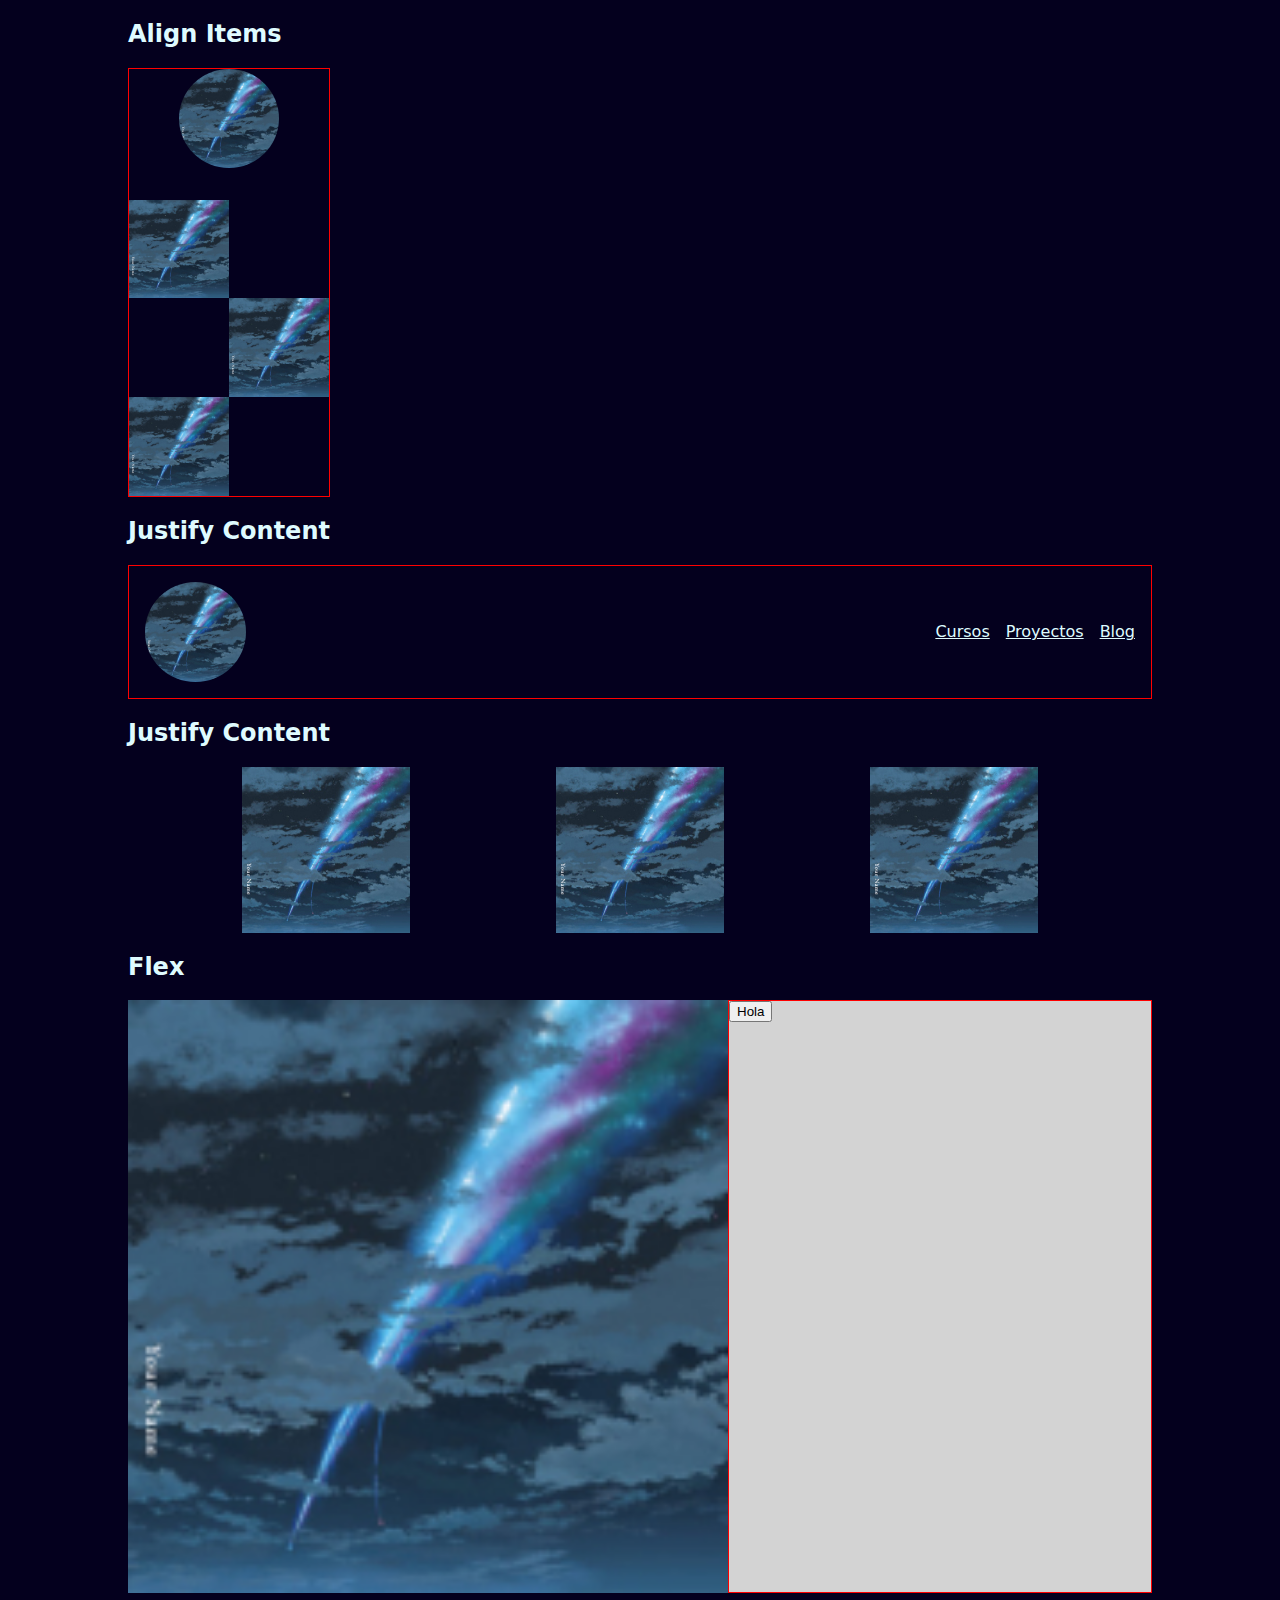
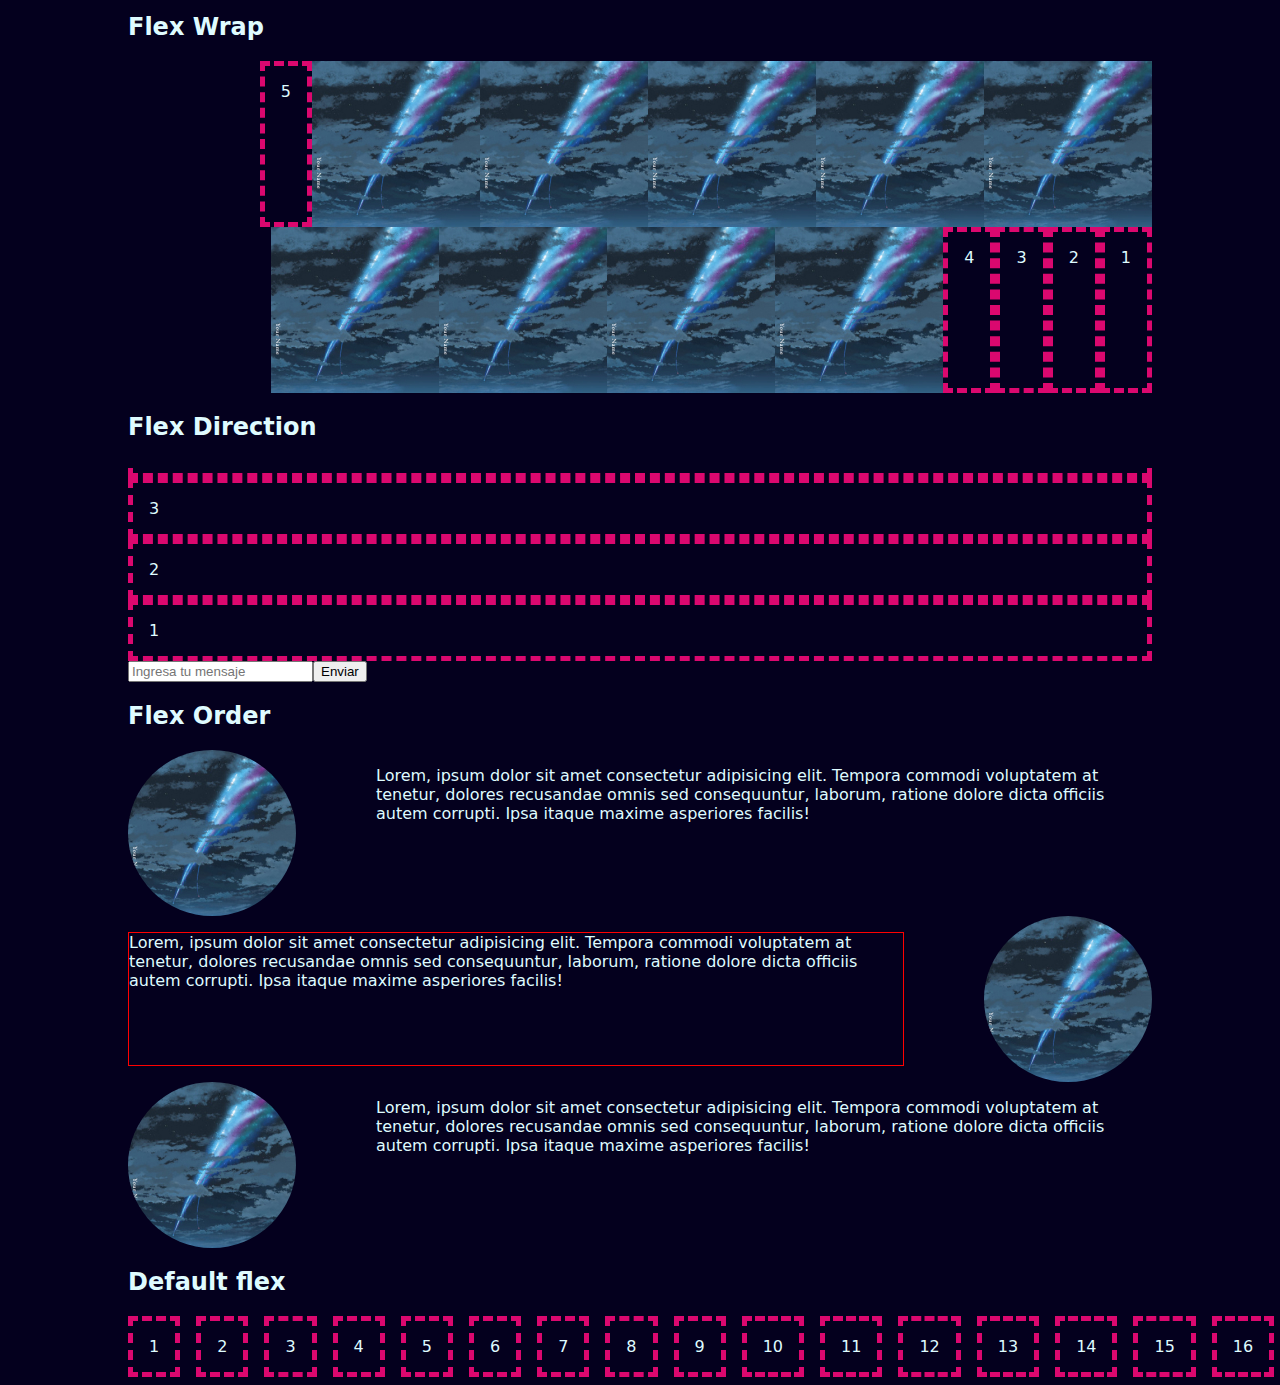
<file: flexbox.html>
<!DOCTYPE html>
<html lang="en">
<head>
    <meta charset="UTF-8">
    <meta http-equiv="X-UA-Compatible" content="IE=edge">
    <meta name="viewport" content="width=device-width, initial-scale=1.0">
    <title>Flexbox Layout</title>
    <link rel="stylesheet" href="./css/flexbox/index.css">
</head>
<body>
    <div class="wrapper">
        <h2>Align Items</h2>
        <div class="alignItems">
            <img src="./images/grand-escape.jpg" alt="">
            <img src="./images/grand-escape.jpg" alt="">
            <img src="./images/grand-escape.jpg" alt="">
            <img src="./images/grand-escape.jpg" alt="">
        </div>
    </div>
    <div class="wrapper">
        <h2>Justify Content</h2>
        <div class="spaceBetween">
            <img src="./images/grand-escape.jpg" alt="">
            <ul>
                <li>
                    <a href="#">Cursos</a>
                </li>
                <li>
                    <a href="#">Proyectos</a>
                </li>
                <li>
                    <a href="#">Blog</a>
                </li>
            </ul>
        </div>
    </div>
    <div class="wrapper">
        <h2>Justify Content</h2>
        <div class="justifyContent">
            <img src="./images/grand-escape.jpg" alt="">
            <img src="./images/grand-escape.jpg" alt="">
            <img src="./images/grand-escape.jpg" alt="">
        </div>
    </div>
    <div class="wrapper">
        <h2>Flex</h2>
        <div class="flex">
            <img src="./images/grand-escape.jpg" alt="">
            <div>
                <button>Hola</button>
            </div>
        </div>
    </div>
    <div class="wrapper">
        <h2>Flex Wrap</h2>
        <div class="flexWrap">
            <div class="box"></div>
            <div class="box"></div>
            <div class="box"></div>
            <div class="box"></div>
            <img src="./images/grand-escape.jpg" alt="">
            <img src="./images/grand-escape.jpg" alt="">
            <img src="./images/grand-escape.jpg" alt="">
            <img src="./images/grand-escape.jpg" alt="">
            <img src="./images/grand-escape.jpg" alt="">
            <img src="./images/grand-escape.jpg" alt="">
            <img src="./images/grand-escape.jpg" alt="">
            <img src="./images/grand-escape.jpg" alt="">
            <img src="./images/grand-escape.jpg" alt="">
            <div class="box"></div>
        </div>
    </div>
    <div class="wrapper">
        <h2>Flex Direction</h2>
        <div class="flexDirection">
            <div class="box"></div>
            <div class="box"></div>
            <div class="box"></div>
            <div class="box"></div>
            <div class="box"></div>
            <div class="box"></div>
            <div class="box"></div>
        </div>
        <form action="">
            <input type="text" placeholder="Ingresa tu mensaje" ><button>Enviar</button>
        </form>
    </div>
    <div class="wrapper">
        <h2>Flex Order</h2>
        <div class="flexOrder">
            <img src="./images/grand-escape.jpg" alt="">
            <p>Lorem, ipsum dolor sit amet consectetur adipisicing elit. Tempora commodi voluptatem at tenetur, dolores recusandae omnis sed consequuntur, laborum, ratione dolore dicta officiis autem corrupti. Ipsa itaque maxime asperiores facilis!</p>
        </div>
        <div class="flexOrder">
            <img src="./images/grand-escape.jpg" alt="">
            <p>Lorem, ipsum dolor sit amet consectetur adipisicing elit. Tempora commodi voluptatem at tenetur, dolores recusandae omnis sed consequuntur, laborum, ratione dolore dicta officiis autem corrupti. Ipsa itaque maxime asperiores facilis!</p>
        </div>
        <div class="flexOrder">
            <img src="./images/grand-escape.jpg" alt="">
            <p>Lorem, ipsum dolor sit amet consectetur adipisicing elit. Tempora commodi voluptatem at tenetur, dolores recusandae omnis sed consequuntur, laborum, ratione dolore dicta officiis autem corrupti. Ipsa itaque maxime asperiores facilis!</p>
        </div>
    </div>
    <div class="wrapper">
        <h2>Default flex</h2>
        <div class="displayFlex">
            <div class="box"></div>
            <div class="box"></div>
            <div class="box"></div>
            <div class="box"></div>
            <div class="box"></div>
            <div class="box"></div>
            <div class="box"></div>
            <div class="box"></div>
            <div class="box"></div>
            <div class="box"></div>
            <div class="box"></div>
            <div class="box"></div>
            <div class="box"></div>
            <div class="box"></div>
            <div class="box"></div>
            <div class="box"></div>
            <div class="box"></div>
            <div class="box"></div>
            <div class="box"></div>
        </div>
    </div>
</body>
</html>
</file>
<file: css/index.css>
@import './icons.css';
@import './fonts.css';
@import './body.css';
@import './link.css';
@import './button-icon.css';
@import './sidebar.css';
@import './player.css';
@import './page.css';
@import './layout.css';
@import './scrollbar.css';
@import './album.css';
@import './album-detail.css';

:root {
    font-size: 10px;
    --primary: #00B050;
    --white: #FFFFFF;
    --gray10: #B3B3B3;
    --gray20: #737373;
    --gray30: #282828;
    --gray40: #181818;
    --gray50: #121212;
    --gray60: #000000;
    --baseFontFamily: Avenir, Helvetica, sans-serif;
    --headline1: bold 2rem/normal var(--baseFontFamily);
    --headline2: bold 1.5rem/1.75rem var(--baseFontFamily);
    --baseFont: normal .875rem/1.375rem var(--baseFontFamily);
    --baseFontBold: bold .875rem/1.375rem var(--baseFontFamily);
    --button: bold .875rem/1rem var(--baseFontFamily);
    --samll: normal .75em/normal var(--baseFontFamily);
}

@media screen and (min-width: 768px) {
    :root {
        font-size: 16px;
    }
}

@media screen and (min-width: 1367px) {
    :root {
        font-size: 18px;
    }
}
</file>
<file: css/flexbox/index.css>
@import './display-flex.css';
@import './flex-order.css';
@import './flex-direction.css';
@import './flex-wrap.css';
@import './flex.css';
@import './justify-content.css';
@import './align-items.css';

:root {
    --darkColor: #04001e;
    --lightColor: #DFFBFF;
    --primaryColor: #DB086F;
}

body {
    background: var(--darkColor);
    color: var(--lightColor);
    font-family: system-ui;
}

a {
    color: var(--lightColor);
}

.wrapper {
    max-inline-size: 64rem;
    margin: auto;
}

.box {
    border: 5px dashed var(--primaryColor);
    padding: 1rem;
    counter-increment: flex-items;
}

.box::after {
    content: counter(flex-items);
}
</file>
